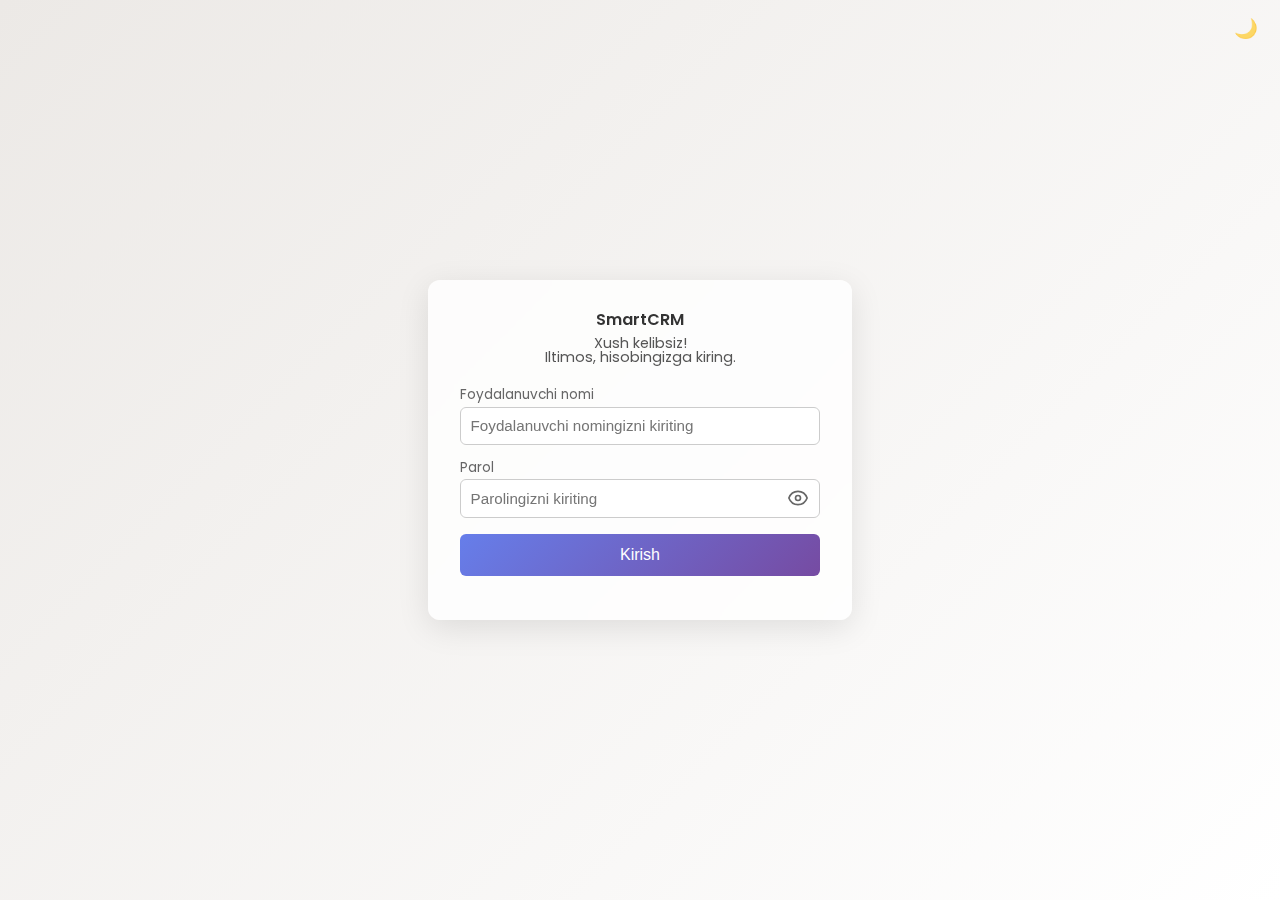
<file: index.html>
<html lang="en">
  <head>
    <meta charset="UTF-8" />
    <meta name="viewport" content="width=device-width, initial-scale=1.0" />
    <title>SmartCRM Login</title>
    <link
      href="https://fonts.googleapis.com/css2?family=Poppins:wght@300;400;600&display=swap"
      rel="stylesheet"
    />
    <link rel="stylesheet" href="./css/reset.css" />
    <link rel="stylesheet" href="./css/main.css" />
  </head>
  <body class="login-a">
    <button id="themeToggle" class="theme-toggle" aria-label="Toggle Dark Mode">
      🌙
    </button>
    <div class="login-card">
      <h1>SmartCRM</h1>
      <p>
        Xush kelibsiz! <br />
        Iltimos, hisobingizga kiring.
      </p>
      <form id="loginForm">
        <div class="input-group">
          <label for="username">Foydalanuvchi nomi</label>
          <input
            id="username"
            name="username"
            type="text"
            placeholder="Foydalanuvchi nomingizni kiriting"
            required
          />
        </div>
        <div class="input-group password-wrapper">
          <label for="password">Parol</label>
          <input
            id="password"
            name="password"
            type="password"
            placeholder="Parolingizni kiriting"
            required
          />
          <!-- Eye icon (SVG) -->
          <svg
            id="togglePassword"
            class="toggle-password"
            fill="none"
            stroke="currentColor"
            viewBox="0 0 24 24"
            xmlns="http://www.w3.org/2000/svg"
            stroke-width="2"
          >
            <path
              id="eyeOn"
              d="M1.05 12C2.8 7.3 7.3 4 12 4s9.2 3.3 10.95 8C21.2 16.7 16.7 20 12 20S2.8 16.7 1.05 12z"
            />
            <circle id="pupil" cx="12" cy="12" r="3" />
            <path id="eyeOff" d="M1 1l22 22" style="display: none" />
          </svg>
        </div>
        <button type="submit" class="btn-login">Kirish</button>
        <div id="loginError" class="error-msg"></div>
      </form>
    </div>

    <!-- jQuery - v3.6.4 -->
    <script src="./js/lib/jquery.min.js"></script>
    <script src="./js/main.js"></script>
    <script>
      // Dark Mode
      function applyDarkMode(on) {
        $("body").toggleClass("dark-mode", on);
        $("#themeToggle").text(on ? "☀️" : "🌙");
      }
      const darkStored = localStorage.getItem("darkMode") === "true";
      applyDarkMode(darkStored);
      $("#themeToggle").on("click", () => {
        const now = !$("body").hasClass("dark-mode");
        applyDarkMode(now);
        localStorage.setItem("darkMode", now);
      });

      // Show/hide password logic
      $("#togglePassword").on("click", function () {
        const pwd = $("#password");
        const type = pwd.attr("type") === "password" ? "text" : "password";
        pwd.attr("type", type);
        // Toggle eye/off line
        $("#eyeOff").toggle(type === "text");
      });

      // Login form submit with backend Message handling
      $("#loginForm").on("submit", function (e) {
        e.preventDefault();
        $("#loginError").text(""); // clear previous error
        const payload = {
          username: $("#username").val(),
          password: $("#password").val(),
        };
        $.ajax({
          url: "http://crm.ibos.uz/api/auth/login",
          method: "POST",
          contentType: "application/json",
          data: JSON.stringify(payload),
          success(res) {
            localStorage.setItem("jwtToken", res.token);
            window.location = "./pages/dashboard.html";
          },
          error(xhr) {
            const err =
              xhr.responseJSON?.Message || "Tizimga kirishda xatolik yuz berdi";
            $("#loginError").text(err);
          },
        });
      });
    </script>
  </body>
</html>
</file>
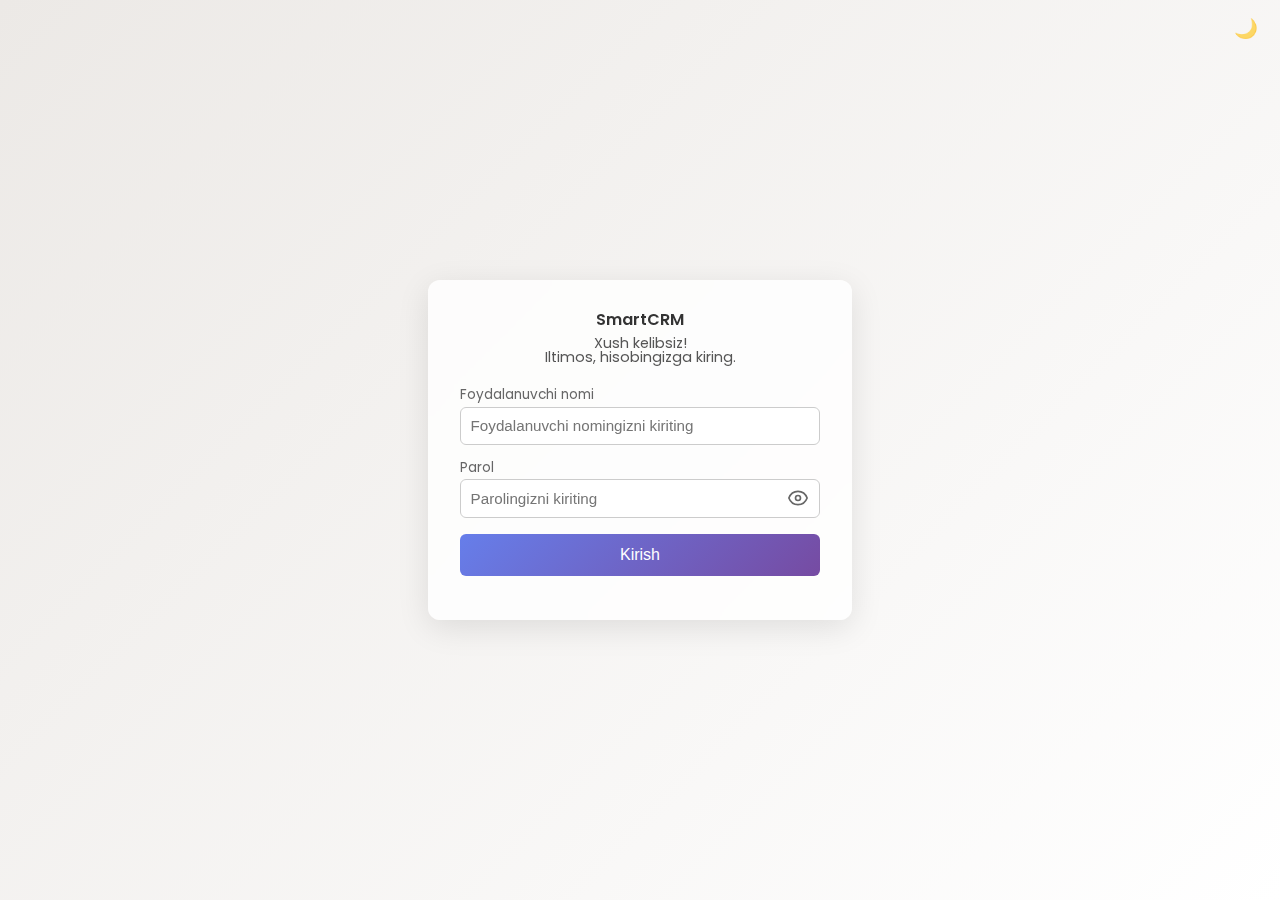
<file: pages/admins.html>
<!DOCTYPE html>
<html lang="en">
  <head>
    <meta charset="UTF-8" />
    <meta name="viewport" content="width=device-width, initial-scale=1.0" />
    <title>SmartCRM – Adminlar</title>
    <link
      href="https://fonts.googleapis.com/css2?family=Poppins:wght@300;400;600&display=swap"
      rel="stylesheet"
    />
    <link rel="stylesheet" href="../css/reset.css" />
    <link rel="stylesheet" href="../css/main.css" />
    <link rel="stylesheet" href="../css/admins.css" />
  </head>
  <body>
    <!-- Global Confirm/Error Modal -->
    <div id="globalModal" class="modal hidden">
      <div class="modal-content">
        <p id="modalMessage"></p>
        <div class="modal-actions">
          <button id="modalConfirm" class="btn-primary">Ha</button>
          <button id="modalCancel">Bekor</button>
        </div>
      </div>
    </div>

    <!-- Create Admin Modal -->
    <div id="adminFormModal" class="modal hidden">
      <div class="modal-content">
        <h3 id="adminFormTitle">Yangi admin</h3>
        <form id="adminForm">
          <div class="input-group">
            <label for="adminUsername">Foydalanuvchi nomi</label>
            <input
              id="adminUsername"
              type="text"
              required
              minlength="4"
              placeholder="Kamida 4 ta belgidan"
            />
          </div>
          <div class="input-group password-wrapper">
            <label for="adminPassword">Parol</label>
            <input
              id="adminPassword"
              type="password"
              required
              minlength="6"
              placeholder="Kamida 6 ta belgidan"
            />
            <svg
              id="toggleAdminPassword"
              class="toggle-password"
              fill="none"
              stroke="currentColor"
              viewBox="0 0 24 24"
              xmlns="http://www.w3.org/2000/svg"
              stroke-width="2"
            >
              <path
                id="eyeOn"
                d="M1.05 12C2.8 7.3 7.3 4 12 4s9.2 3.3 10.95 8C21.2 16.7 16.7 20 12 20S2.8 16.7 1.05 12z"
              />
              <circle id="pupil" cx="12" cy="12" r="3" />
              <path id="eyeOff" d="M1 1l22 22" style="display: none" />
            </svg>
          </div>
          <div class="modal-actions">
            <button type="submit" class="btn-primary">Saqlash</button>
            <button type="button" id="adminFormCancel">Bekor</button>
          </div>
        </form>
      </div>
    </div>

    <!-- Edit Admin Modal -->
    <div id="editAdminModal" class="modal hidden">
      <div class="modal-content">
        <h3>Adminni tahrirlash</h3>
        <form id="editAdminForm">
          <div class="input-group">
            <label for="editUsername">Foydalanuvchi nomi</label>
            <input id="editUsername" type="text" required minlength="4" />

            <label for="editPassword">Foydalanuvchi paroli</label>
            <input id="editPassword" type="password" minlength="6" />
          </div>
          <div class="modal-actions">
            <button type="submit" class="btn-primary">Saqlash</button>
            <button type="button" id="editAdminCancel">Bekor</button>
          </div>
        </form>
      </div>
    </div>

    <!-- Dark Mode & Sidebar Toggle -->
    <button id="themeToggle" class="theme-toggle">🌙</button>
    <button id="sidebarToggle" class="sidebar-toggle">☰</button>

    <div class="sidebar">
      <ul>
        <li><a href="./dashboard.html">Dashboard</a></li>
        <li><a href="./admins.html" class="active">Adminlar</a></li>
        <li><a href="./teachers.html">O'qituvchilar</a></li>
        <li><a href="./students.html">O'quvchilar</a></li>
        <li><a href="./groups.html">Guruhlar</a></li>
        <li><a href="./attendances.html">Davomat</a></li>
        <li><a href="./payments.html">To'lovlar</a></li>
      </ul>
    </div>

    <div class="main-content">
      <header class="header">
        <h2>Adminlar boshqaruvi</h2>
        <button id="btnLogout" class="btn-logout">Chiqish</button>
      </header>

      <div class="toolbar">
        <button id="btnAddAdmin" class="btn btn-primary">+ Yangi admin</button>
        <input type="text" id="adminSearch" placeholder="Qidiruv (nomi)" />
      </div>

      <table class="data-table" id="adminsTable">
        <thead>
          <tr>
            <th data-sort="username">Foydalanuvchi nomi</th>
            <th data-sort="isActive">Holat</th>
            <th>Amallar</th>
          </tr>
        </thead>
        <tbody></tbody>
      </table>
    </div>

    <script src="../js/lib/jquery.min.js"></script>
    <script src="../js/main.js"></script>
    <script src="../js/admins.js"></script>
    <script>
      $("#toggleAdminPassword").on("click", function () {
        const $pw = $("#adminPassword");
        const type = $pw.attr("type") === "password" ? "text" : "password";
        $pw.attr("type", type);
        $("#eyeOff").toggle(type === "text");
      });
    </script>
  </body>
</html>
</file>
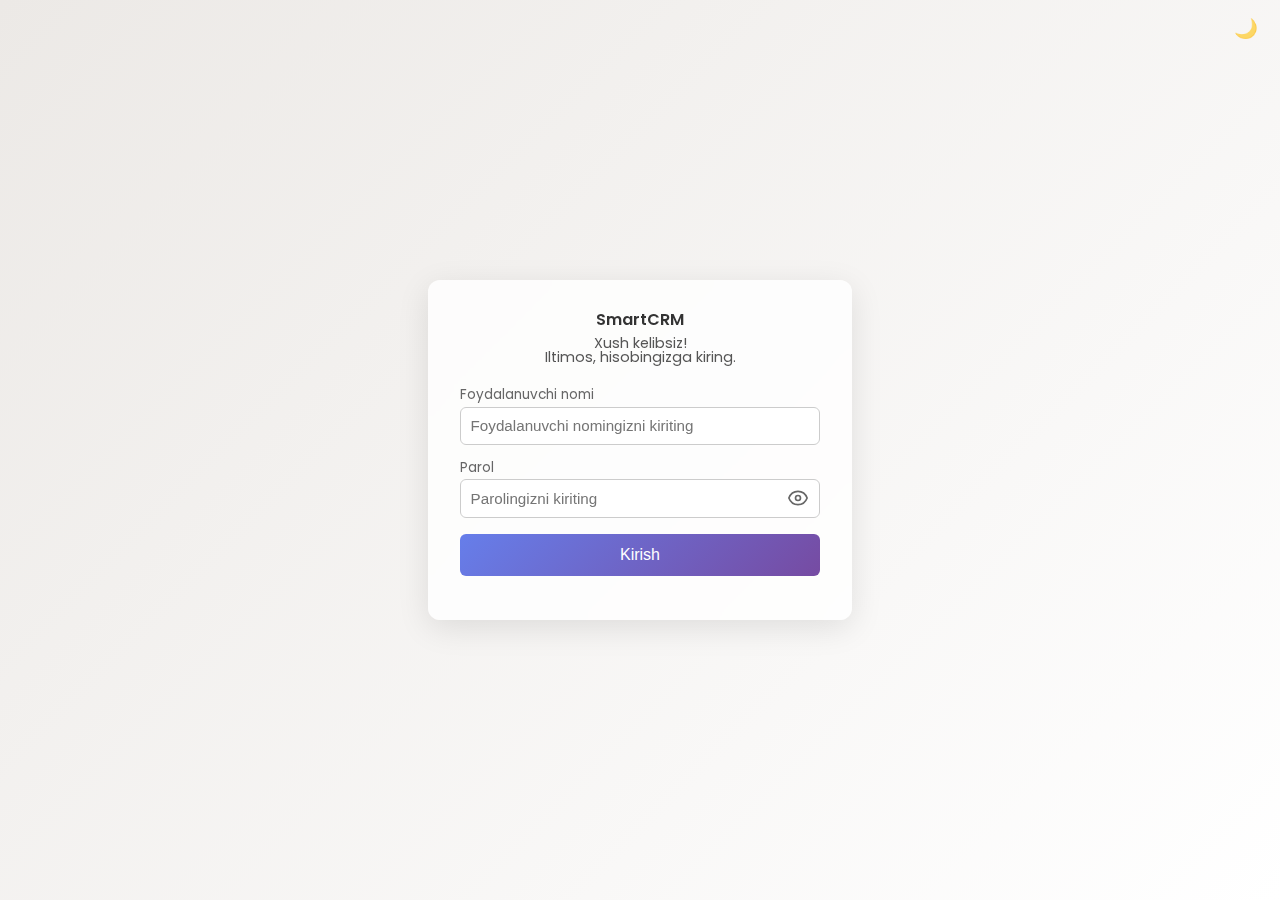
<file: pages/attendances.html>
<!DOCTYPE html>
<html lang="uz">
  <head>
    <meta charset="UTF-8" />
    <meta name="viewport" content="width=device-width, initial-scale=1.0" />
    <title>Davomat - SmartCRM</title>
    <link rel="stylesheet" href="../css/reset.css" />
    <link rel="stylesheet" href="../css/main.css" />
    <link rel="stylesheet" href="../css/students.css" />
  </head>
  <body>
    <!-- Global Confirm Modal -->
    <div id="globalModal" class="modal hidden">
      <div class="modal-content">
        <p id="modalMessage"></p>
        <div class="modal-actions">
          <button id="modalConfirm" class="btn-primary">Ha</button>
          <button id="modalCancel">Bekor</button>
        </div>
      </div>
    </div>

    <!-- Create / Edit Attendance Modal (replace previous attendanceFormModal) -->
    <div id="attendanceFormModal" class="modal hidden">
      <div class="modal-content">
        <h3 id="attendanceFormTitle">Yangi davomat yozuvi</h3>
        <form id="attendanceForm">
          <label for="attGroup">Guruh</label>
          <select id="attGroup" required>
            <option value="">- Tanlang -</option>
          </select>

          <label for="attTeacher">O'qituvchi</label>
          <select id="attTeacher" required disabled>
            <option value="0">- Avtomatik tanlanadi -</option>
          </select>

          <label for="attDate">Sana va vaqt</label>
          <input id="attDate" type="datetime-local" required />

          <hr />

          <div style="display: flex; gap: 0.5rem; margin-bottom: 0.5rem">
            <button
              type="button"
              id="setAllPresent"
              class="btn-primary"
              style="padding: 0.25rem 0.5rem"
            >
              Barchani Keldi
            </button>
            <button
              type="button"
              id="setAllAbsent"
              class="btn-primary"
              style="padding: 0.25rem 0.5rem"
            >
              Barchani Kelmadi
            </button>
            <button
              type="button"
              id="setAllLate"
              class="btn-primary"
              style="padding: 0.25rem 0.5rem"
            >
              Barchani Kech
            </button>
          </div>

          <div
            id="groupStudentsContainer"
            style="
              max-height: 300px;
              overflow: auto;
              border: 1px solid #eee;
              padding: 0.5rem;
              border-radius: 6px;
            "
          >
            <!-- JS will render student rows here -->
          </div>

          <label for="attNote" style="margin-top: 0.5rem"
            >Umumiy izoh (ixtiyoriy)</label
          >
          <input id="attNote" type="text" />

          <div class="modal-actions" style="margin-top: 0.75rem">
            <button type="submit" class="btn-primary">Saqlash</button>
            <button type="button" id="attendanceFormCancel">Bekor</button>
          </div>
        </form>
      </div>
    </div>

    <!-- View Attendance Modal -->
    <div id="attendanceViewModal" class="modal hidden">
      <div class="modal-content">
        <h3>Davomat tafsilotlari</h3>
        <p><strong>O'quvchi:</strong> <span id="viewAStudent"></span></p>
        <p><strong>O'qituvchi:</strong> <span id="viewATeacher"></span></p>
        <p><strong>Sana:</strong> <span id="viewADate"></span></p>
        <p><strong>Holat:</strong> <span id="viewAStatus"></span></p>
        <p><strong>Izoh:</strong> <span id="viewANote"></span></p>
        <div class="modal-actions">
          <button id="attendanceViewClose">Yopish</button>
        </div>
      </div>
    </div>

    <!-- Toggles -->
    <button id="themeToggle" class="theme-toggle">🌙</button>
    <button id="sidebarToggle" class="sidebar-toggle">☰</button>

    <div class="sidebar">
      <ul>
        <li><a href="./dashboard.html">Dashboard</a></li>
        <li><a href="./admins.html">Adminlar</a></li>
        <li><a href="./teachers.html">O'qituvchilar</a></li>
        <li><a href="./students.html">O'quvchilar</a></li>
        <li><a href="./groups.html">Guruhlar</a></li>
        <li><a href="./attendances.html" class="active">Davomat</a></li>
        <li><a href="./payments.html">To'lovlar</a></li>
      </ul>
    </div>

    <div class="main-content">
      <header class="header">
        <h2>Davomat boshqaruvi</h2>
        <button id="btnLogout" class="btn-logout">Chiqish</button>
      </header>

      <div class="toolbar">
        <button id="btnAddAttendance" class="btn-primary">
          + Yangi davomat
        </button>
        <select id="filterGroup">
          <option value="">Hammasi (guruh bo'yicha)</option>
        </select>
        <select id="filterStatus">
          <option value="">Barcha holatlar</option>
          <option value="1">Keldi</option>
          <option value="2">Kelmadi</option>
          <option value="3">Kech qoldi</option>
        </select>
        <input
          type="text"
          id="attendanceSearch"
          placeholder="Qidiruv (ism, telefon…)"
        />
      </div>

      <table class="data-table" id="attTable">
        <thead>
          <tr>
            <th>O'quvchi</th>
            <th>O'qituvchi</th>
            <th>Sana</th>
            <th>Holat</th>
            <th>Izoh</th>
            <th>Amallar</th>
          </tr>
        </thead>
        <tbody></tbody>
      </table>
    </div>

    <script src="../js/lib/jquery.min.js"></script>
    <script src="../js/main.js"></script>
    <script src="../js/attendance.js"></script>
  </body>
</html>
</file>
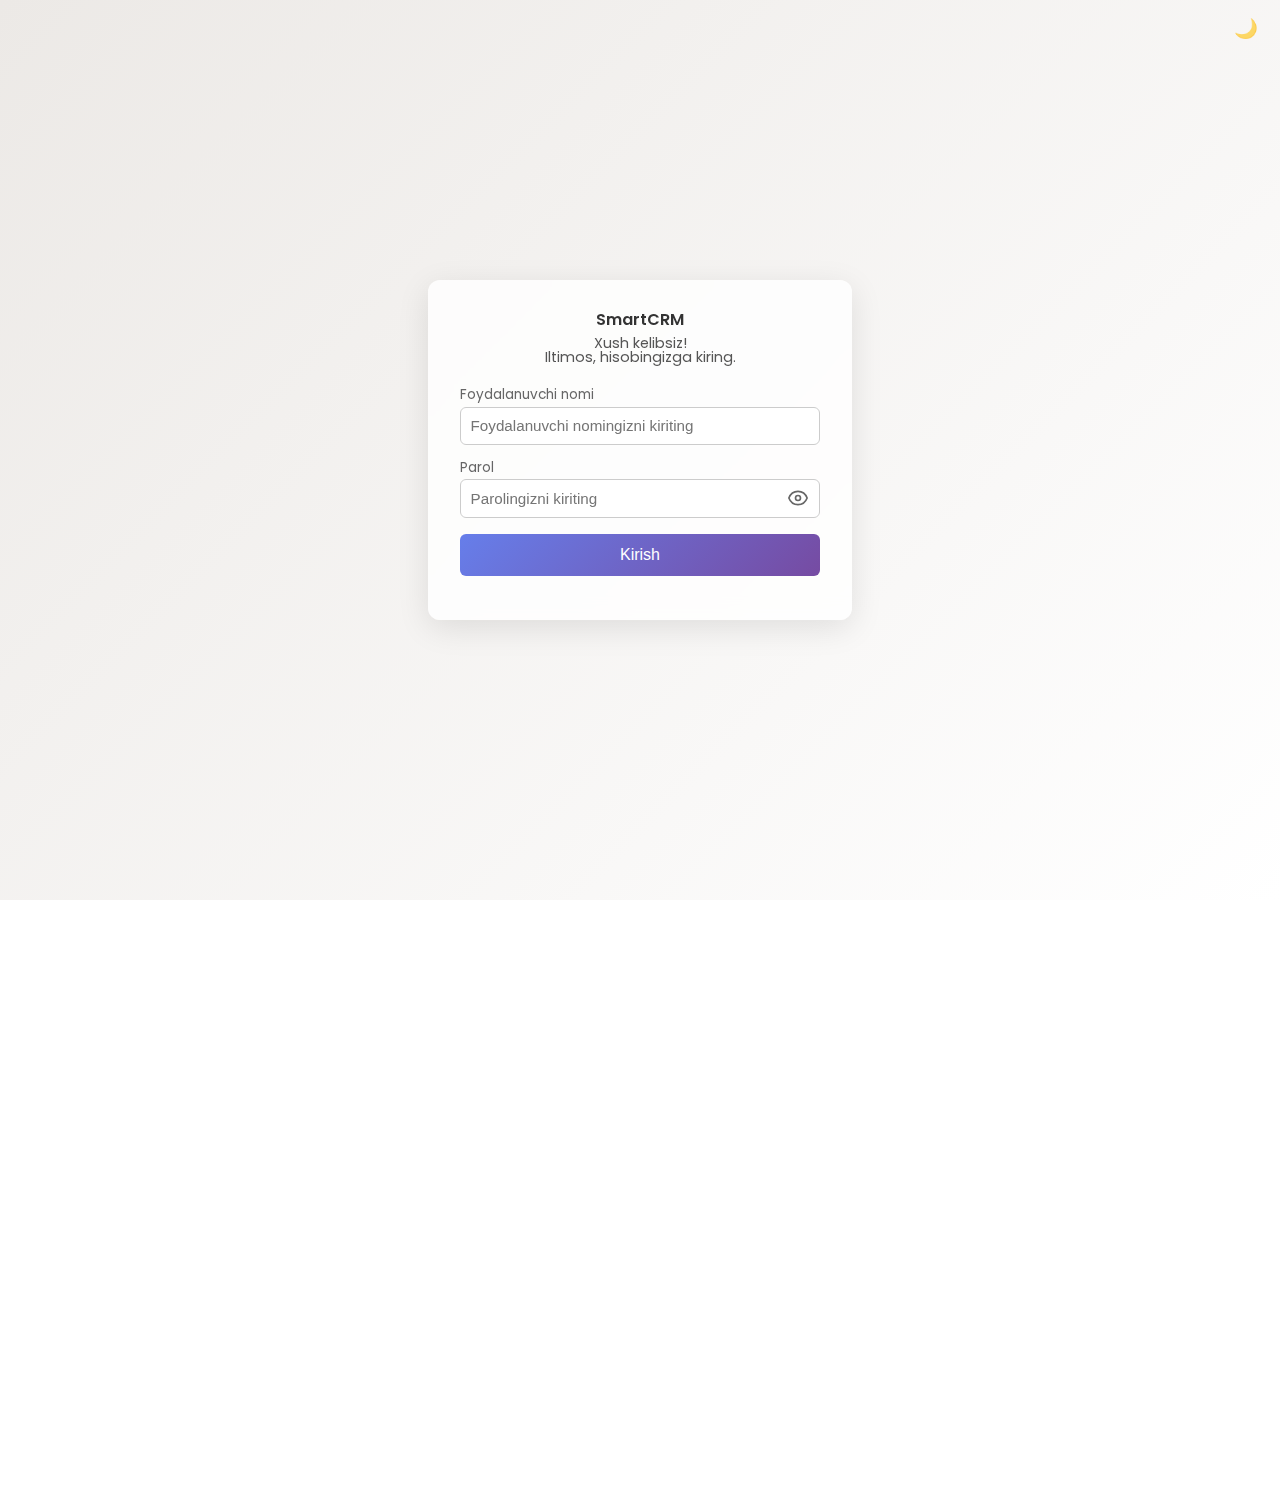
<file: pages/dashboard.html>
<!DOCTYPE html>
<html lang="en">
  <head>
    <meta charset="UTF-8" />
    <meta name="viewport" content="width=device-width, initial-scale=1" />
    <title>Dashboard - SmartCRM</title>
    <link rel="stylesheet" href="../css/reset.css" />
    <link rel="stylesheet" href="../css/main.css" />
    <link rel="stylesheet" href="../css/dashboard.css" />
  </head>
  <body>
    <!-- Global Modal Container -->
    <div id="globalModal" class="modal hidden">
      <div class="modal-content">
        <p id="modalMessage">Xabaringiz shu yerda chiqadi</p>
        <div class="modal-actions">
          <button id="modalConfirm" class="btn-primary">OK</button>
          <button id="modalCancel">Bekor</button>
        </div>
      </div>
    </div>

    <!-- Dark Mode toggle -->
    <button id="themeToggle" class="theme-toggle" aria-label="Toggle Dark Mode">
      🌙
    </button>

    <!-- Hamburger for mobile -->
    <button id="sidebarToggle" class="sidebar-toggle" aria-label="Toggle Menu">
      ☰
    </button>

    <div class="sidebar">
      <ul>
        <li><a href="./dashboard.html" class="active">Dashboard</a></li>
        <li><a href="./admins.html">Adminlar</a></li>
        <li><a href="./teachers.html">O'qituvchilar</a></li>
        <li><a href="./students.html">O'quvchilar</a></li>
        <li><a href="./groups.html">Guruhlar</a></li>
        <li><a href="./attendances.html">Davomat</a></li>
        <li><a href="./payments.html">To'lovlar</a></li>
      </ul>
    </div>

    <div class="main-content">
      <header class="header">
        <h2>Hush kelibsiz, <span id="userName"></span></h2>
        <div class="header-actions">
          <button id="btnLogout" class="btn-logout">Chiqish</button>
        </div>
      </header>

      <section class="stats-grid">
        <div class="card">
          <h4>O'quvchilar</h4>
          <p id="studentsCount">–</p>
        </div>
        <div class="card">
          <h4>Guruhlar</h4>
          <p id="groupsCount">–</p>
        </div>
        <div class="card">
          <h4>Ustozlar</h4>
          <p id="teachersCount">–</p>
        </div>
        <div class="card" id="adminsCard">
          <h4>Adminlar</h4>
          <p id="adminsCount">–</p>
        </div>
        <div class="card payment-card">
          <h4>To'lov qilganlar</h4>
          <p>
            <span id="paidCount">–</span> /
            <span id="studentsCountDup">–</span> (<span id="paidPercent">–</span
            >%)
          </p>
        </div>
        <div class="card" id="totalAmountCard">
          <h4>Tushum</h4>
          <p id="totalCollected">–</p>
        </div>
      </section>

      <!-- To‘lov qilmagan o‘quvchilar (oddiy Admin uchun) -->
      <section id="unpaidSection" class="unpaid-section hidden">
        <h3>
          To'lov qilmagan o'quvchilar soni:
          <span id="unpaidCount">0</span>
        </h3>
        <br />
        <input
          type="text"
          id="unpaidSearch"
          placeholder="Qidiruv (ism, familiya, telefon, guruh...)"
        />
        <table class="data-table" id="unpaidTable">
          <thead>
            <tr>
              <th data-sort="firstName">Ism</th>
              <th data-sort="lastName">Familya</th>
              <th data-sort="phoneNumber">Telefon</th>
              <th data-sort="groupName">Guruh</th>
            </tr>
          </thead>
          <tbody></tbody>
        </table>
      </section>
    </div>

    <script src="../js/lib/jquery.min.js"></script>
    <script src="../js/main.js"></script>
    <script src="../js/dashboard.js"></script>
  </body>
</html>
</file>
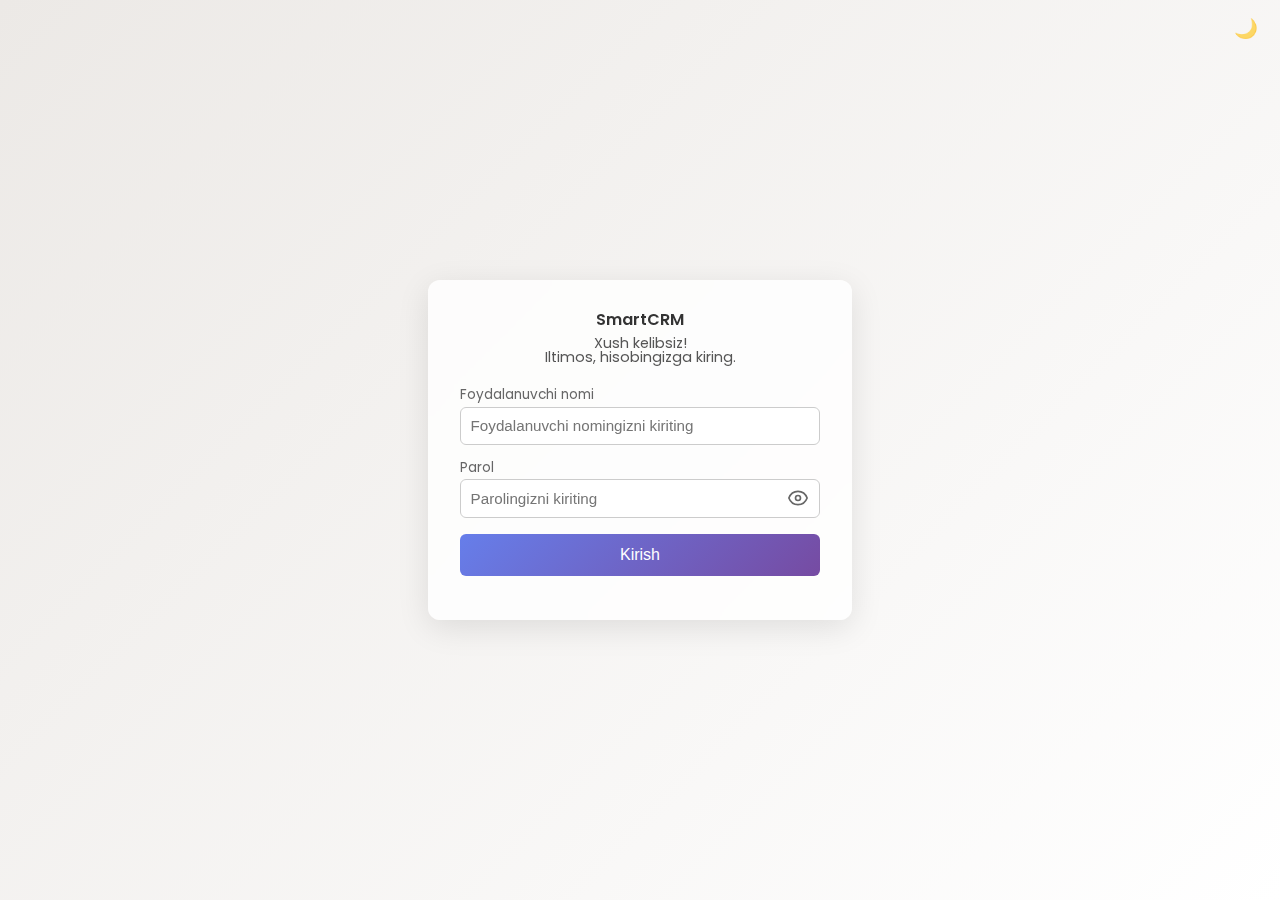
<file: pages/payments.html>
<!DOCTYPE html>
<html lang="uz">
  <head>
    <meta charset="UTF-8" />
    <meta name="viewport" content="width=device-width,initial-scale=1" />
    <title>To‘lovlar – SmartCRM</title>
    <link rel="stylesheet" href="../css/reset.css" />
    <link rel="stylesheet" href="../css/main.css" />
    <link rel="stylesheet" href="../css/payments.css" />
  </head>
  <body>
    <!-- Global Confirm Modal -->
    <div id="globalModal" class="modal hidden">
      <div class="modal-content">
        <p id="modalMessage"></p>
        <div class="modal-actions">
          <button id="modalConfirm" class="btn-primary">Ha</button>
          <button id="modalCancel">Bekor</button>
        </div>
      </div>
    </div>

    <!-- Payment Form Modal -->
    <div id="paymentFormModal" class="modal hidden">
      <div class="modal-content">
        <h3 id="paymentFormTitle">Yangi to'lov</h3>
        <form id="paymentForm">
          <label for="pfStudent">O'quvchi</label>
          <!-- <select id="pfStudent" required>
            <option value="">- Tanlang -</option>
          </select> -->
          <label for="pfStudentInput">O'quvchi</label>
          <input
            id="pfStudentInput"
            list="pfStudentList"
            required
            placeholder="Ism bo'yicha qidirish…"
          />
          <datalist id="pfStudentList"></datalist>
          <label for="pfAmount">Miqdor (UZS)</label>
          <input
            id="pfAmount"
            type="number"
            required
            min="1"
            max="1000000000"
            title="1 dan 1000000000 gacha"
          />
          <label for="pfType">To'lov turi</label>
          <select id="pfType" required>
            <option value="">- Tanlang -</option>
            <option value="1">Naqd</option>
            <option value="2">Click</option>
          </select>
          <label for="pfNotes">Izoh</label>
          <textarea id="pfNotes" rows="3"></textarea>
          <div class="modal-actions">
            <button type="submit" class="btn-primary">Saqlash</button>
            <button type="button" id="paymentFormCancel">Bekor</button>
          </div>
        </form>
      </div>
    </div>

    <!-- Payment View Modal -->
    <div id="paymentViewModal" class="modal hidden">
      <div class="modal-content">
        <h3>To‘lov tafsilotlari</h3>
        <p><strong>Ism, Familya:</strong> <span id="viewPStudent"></span></p>
        <p><strong>Telefon:</strong> <span id="viewPPhone"></span></p>
        <p><strong>Guruh:</strong> <span id="viewPGroup"></span></p>
        <p><strong>Miqdor:</strong> <span id="viewPAmount"></span> UZS</p>
        <p><strong>To‘lov turi:</strong> <span id="viewPType"></span></p>
        <p><strong>Sana:</strong> <span id="viewPDate"></span></p>
        <p><strong>Izoh:</strong> <span id="viewPNotes"></span></p>
        <div class="modal-actions">
          <button id="paymentViewClose">Yopish</button>
        </div>
      </div>
    </div>

    <!-- Toggles -->
    <button id="themeToggle" class="theme-toggle">🌙</button>
    <button id="sidebarToggle" class="sidebar-toggle">☰</button>

    <!-- Sidebar -->
    <div class="sidebar">
      <ul>
        <li><a href="./dashboard.html">Dashboard</a></li>
        <li><a href="./admins.html">Adminlar</a></li>
        <li><a href="./teachers.html">O‘qituvchilar</a></li>
        <li><a href="./students.html">O‘quvchilar</a></li>
        <li><a href="./groups.html">Guruhlar</a></li>
        <li><a href="./attendances.html">Davomat</a></li>
        <li><a href="./payments.html" class="active">To‘lovlar</a></li>
      </ul>
    </div>

    <!-- Main Content -->
    <div class="main-content">
      <header class="header">
        <h2>To'lovlar boshqaruvi</h2>
        <button id="btnLogout" class="btn-logout">Chiqish</button>
      </header>

      <div class="toolbar">
        <!-- Yangi to‘lov -->
        <button id="btnAddPayment" class="btn-primary">+ Yangi to‘lov</button>
        <!-- Kunlik hisobot (admin) -->
        <button id="btnDownloadDaily" class="btn-primary">
          📊 Kunlik hisobot (.xlsx)
        </button>
        <!-- To‘liq hisobot (superadmin) -->
        <button id="btnDownloadAll" class="btn-primary">
          📊 To'liq hisobot (.xlsx)
        </button>

        <!-- Filter va qidiruv -->
        <select id="filterType">
          <option value="">Hammasi</option>
          <option value="1">Naqd</option>
          <option value="2">Click</option>
        </select>
        <input
          type="text"
          id="paymentSearch"
          placeholder="Qidiruv (ism, guruh, sana...)"
        />
      </div>

      <table class="data-table" id="paymentsTable">
        <thead>
          <tr>
            <th data-sort="studentName">Ism</th>
            <th data-sort="groupName">Guruh</th>
            <th data-sort="amount">Miqdor</th>
            <th data-sort="type">Tur</th>
            <th data-sort="date">Sana</th>
            <th>Amallar</th>
          </tr>
        </thead>
        <tbody></tbody>
      </table>
    </div>

    <script src="../js/lib/jquery.min.js"></script>
    <script src="../js/main.js"></script>
    <script src="../js/payments.js"></script>
  </body>
</html>
</file>
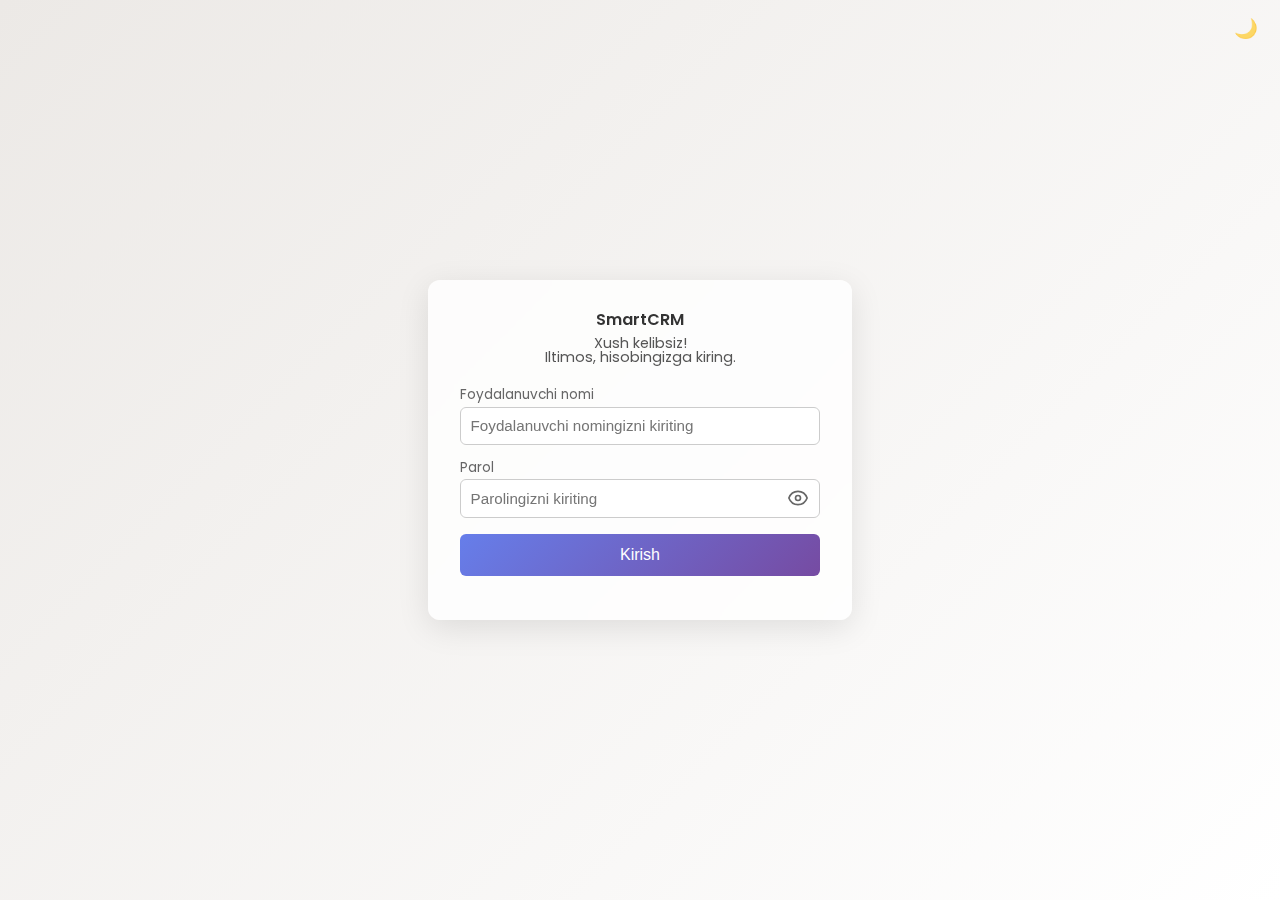
<file: pages/teachers.html>
<!DOCTYPE html>
<html lang="en">
  <head>
    <meta charset="UTF-8" />
    <meta name="viewport" content="width=device-width, initial-scale=1" />
    <title>O'qituvchilar – SmartCRM</title>
    <link
      href="https://fonts.googleapis.com/css2?family=Poppins:wght@300;400;600&display=swap"
      rel="stylesheet"
    />
    <link rel="stylesheet" href="../css/reset.css" />
    <link rel="stylesheet" href="../css/main.css" />
    <link rel="stylesheet" href="../css/teacher.css" />
  </head>
  <body>
    <!-- Global Confirm Modal -->
    <div id="globalModal" class="modal hidden">
      <div class="modal-content">
        <p id="modalMessage"></p>
        <div class="modal-actions">
          <button id="modalConfirm" class="btn-primary">Ha</button>
          <button id="modalCancel">Bekor</button>
        </div>
      </div>
    </div>

    <!-- Teacher Form Modal -->
    <div id="teacherFormModal" class="modal hidden">
      <div class="modal-content">
        <h1 id="teacherFormTitle"><b>Yangi o‘qituvchi</b></h1>
        <br />
        <form id="teacherForm">
          <label for="tfFirstName">Ismi</label>
          <input id="tfFirstName" type="text" required />
          <label for="tfLastName">Familyasi</label>
          <input id="tfLastName" type="text" required />
          <label for="tfPhoneNumber">Telefon raqami</label>
          <input
            id="tfPhoneNumber"
            type="text"
            placeholder="+998901234567"
            required
            minlength="13"
            maxlength="13"
            pattern="^\+998\d{9}$"
            title="Telefon raqami +998901234567 formatida bo'lishi kerak"
          />
          <div class="modal-actions">
            <button type="submit" class="btn-primary">Saqlash</button>
            <button type="button" id="teacherFormCancel">Bekor</button>
          </div>
        </form>
      </div>
    </div>

    <!-- Teacher View Modal -->
    <div id="teacherViewModal" class="modal hidden">
      <div class="modal-content">
        <h3>O'qituvchi tafsilotlari</h3>
        <br />
        <p>
          <strong>Ism, Familya:</strong> <br />
          <span id="viewName"></span>
        </p>
        <p><strong>Telefon:</strong> <span id="viewPhone"></span></p>
        <p><strong>Guruhlar:</strong></p>
        <ul id="viewGroupsList"></ul>
        <br />
        <div class="modal-actions">
          <button id="teacherViewClose">Yopish</button>
        </div>
      </div>
    </div>

    <!-- Dark Mode & Menu Toggles -->
    <button id="themeToggle" class="theme-toggle">🌙</button>
    <button id="sidebarToggle" class="sidebar-toggle">☰</button>

    <!-- Sidebar -->
    <div class="sidebar">
      <ul>
        <li><a href="./dashboard.html">Dashboard</a></li>
        <li><a href="./admins.html">Adminlar</a></li>
        <li><a href="./teachers.html" class="active">O‘qituvchilar</a></li>
        <li><a href="./students.html">O‘quvchilar</a></li>
        <li><a href="./groups.html">Guruhlar</a></li>
        <li><a href="./attendances.html">Davomat</a></li>
        <li><a href="./payments.html">To‘lovlar</a></li>
      </ul>
    </div>

    <!-- Main Panel -->
    <div class="main-content">
      <header class="header">
        <h2>O'qituvchilar boshqaruvi</h2>
        <button id="btnLogout" class="btn-logout">Chiqish</button>
      </header>

      <div class="toolbar">
        <button id="btnAddTeacher" class="btn-primary">
          + Yangi o'qituvchi
        </button>
        <input
          type="text"
          id="teacherSearch"
          placeholder="O'qituvchi qidiruv..."
        />
      </div>

      <table class="data-table" id="teachersTable">
        <thead>
          <tr>
            <th data-sort="firstName">Ism</th>
            <th data-sort="lastName">Familya</th>
            <th data-sort="phoneNumber">Telefon</th>
            <th>Amallar</th>
          </tr>
        </thead>
        <tbody></tbody>
      </table>
    </div>

    <script src="../js/lib/jquery.min.js"></script>
    <script src="../js/main.js"></script>
    <script src="../js/teachers.js"></script>
  </body>
</html>
</file>
<file: css/main.css>
/* mobile-first responsive CSS */
body.login-a {
  height: 100vh;
  background: linear-gradient(135deg, #ece9e6 0%, #ffffff 100%);
  display: flex;
  align-items: center;
  justify-content: center;
  font-family: 'Poppins', sans-serif;
}

.login-card {
  background: rgba(255, 255, 255, 0.8);
  backdrop-filter: blur(10px);
  width: 100%;
  max-width: 360px;
  padding: 2rem;
  border-radius: 12px;
  box-shadow: 0 8px 32px rgba(0, 0, 0, 0.1);
  text-align: center;
}

.login-card h1 {
  margin-bottom: 0.5rem;
  font-weight: 600;
  color: #333;
}

.login-card p {
  margin-bottom: 1.5rem;
  color: #555;
  font-size: 0.9rem;
}

.input-group {
  margin-bottom: 1rem;
  text-align: left;
}

.input-group label {
  font-size: 0.85rem;
  color: #666;
  margin-bottom: 0.3rem;
  display: block;
}

.input-group input {
  width: 100%;
  padding: 0.6rem;
  border: 1px solid #ccc;
  border-radius: 6px;
  font-size: 0.95rem;
}

.btn-login {
  width: 100%;
  padding: 0.75rem;
  font-size: 1rem;
  font-weight: 500;
  color: #fff;
  background: linear-gradient(135deg, #667eea, #764ba2);
  border: none;
  border-radius: 6px;
  cursor: pointer;
  transition: transform 0.2s;
}

.btn-login:hover {
  transform: translateY(-2px);
}

.error-msg {
  margin-top: 0.8rem;
  color: #e74c3c;
  font-size: 0.85rem;
}

/* Dark Mode styles */
body.dark-mode {
  background: #121212;
  color: #e0e0e0;
}

body.dark-mode .login-card {
  background: #1e1e1e;
  box-shadow: 0 2px 8px rgba(0, 0, 0, 0.8);
}

body.dark-mode .login-card p,
body.dark-mode .login-card label,
body.dark-mode .login-card h1 {
  color: #e0e0e0;
}

body.dark-mode .login-card input {
  background: #2c2c2c;
  color: #fff;
  border: 1px solid #444;
}

body.dark-mode .login-card .btn-login {
  background: #3a3a3a;
  color: #e0e0e0;
}

body.dark-mode .login-card .btn-login:hover {
  background: #505050;
}

body.dark-mode .error-msg {
  color: #f87171;
}

/* Existing styles */
.password-wrapper {
  position: relative;
}

.toggle-password {
  position: absolute;
  top: 65%;
  right: 12px;
  transform: translateY(-50%);
  cursor: pointer;
  opacity: 0.6;
  width: 20px;
  height: 20px;
}

.toggle-password:hover {
  opacity: 1;
}

/* Dark mode toggle button */
.theme-toggle {
  position: absolute;
  top: 1rem;
  right: 1rem;
  background: none;
  border: none;
  font-size: 1.2rem;
  cursor: pointer;
  opacity: 0.7;
}

.theme-toggle:hover {
  opacity: 1;
}
</file>
<file: css/admins.css>
/* admins.css | SmartCRM Adminlar Sahifasi */

/* Body & Layout */
body {
    font-family: 'Poppins', sans-serif;
    background: #fafafa;
    color: #333;
    /* margin: 0; */
    display: flex;
}

/* Global modal (confirm/error) */
.modal {
    position: fixed;
    top: 0;
    left: 0;
    right: 0;
    bottom: 0;
    background: rgba(0, 0, 0, 0.4);
    display: flex;
    align-items: center;
    justify-content: center;
    z-index: 500;
}

.modal.hidden {
    display: none;
}

.modal-content {
    background: #fff;
    padding: 1.5rem;
    border-radius: 8px;
    width: 90%;
    max-width: 360px;
    box-shadow: 0 2px 8px rgba(0, 0, 0, 0.2);
    text-align: center;
}

.modal-content p {
    margin-bottom: 1.5rem;
    color: #333;
    font-size: 1rem;
}

.modal-actions {
    display: flex;
    justify-content: center;
    gap: 1rem;
}

.modal-actions button {
    padding: 0.5rem 1rem;
    border: none;
    border-radius: 6px;
    font-size: 0.9rem;
    cursor: pointer;
}

.modal-actions .btn-primary {
    background: #3b82f6;
    color: #fff;
}

.modal-actions .btn-primary:hover {
    background: #2563eb;
}

.modal-actions #modalCancel {
    background: #e5e7eb;
}

.modal-actions #modalCancel:hover {
    background: #d1d5db;
}

/* Dark-mode overrides */
body.dark-mode {
    background: #121212;
    color: #e0e0e0;
}

body.dark-mode .modal-content {
    background: #1e1e1e;
}

body.dark-mode .modal-content p {
    color: #e0e0e0;
}

/* Sidebar */
.sidebar {
    background: #2e3a46;
    width: 220px;
    min-width: 220px;
    height: 100vh;
    padding-top: 2rem;
    position: fixed;
    top: 0;
    left: 0;
    transition: transform 0.3s ease;
    z-index: 250;
}

.sidebar ul {
    list-style: none;
    padding: 0;
    margin: 0;
}

.sidebar li+li {
    margin-top: 1rem;
}

.sidebar a {
    color: #fff;
    text-decoration: none;
    padding: 0.75rem 1rem;
    display: block;
    font-weight: 500;
    border-left: 4px solid transparent;
    transition: background 0.2s, border-color 0.2s;
}

.sidebar a:hover,
.sidebar a.active {
    background: #3e4b59;
    border-color: #3b82f6;
}

body.dark-mode .sidebar {
    background: #1f2937;
}

body.dark-mode .sidebar a {
    color: #cbd5e1;
}

/* Hamburger toggle */
.sidebar-toggle {
    display: none;
    position: fixed;
    top: 1rem;
    left: 1rem;
    background: none;
    border: none;
    font-size: 1.8rem;
    color: #333;
    z-index: 300;
    cursor: pointer;
}

body.dark-mode .sidebar-toggle {
    color: #e0e0e0;
}

@media (max-width: 992px) {
    .sidebar {
        transform: translateX(-100%);
        padding-top: 70px;
        /* header offset */
    }

    .sidebar.open {
        transform: translateX(0);
    }

    .sidebar-toggle {
        display: block;
    }
}

/* Main content */
.main-content {
    margin-left: 220px;
    padding: 2rem;
    flex: 1;
    transition: margin-left 0.3s ease;
}

.main-content.shifted {
    margin-left: 220px;
}

@media (max-width: 992px) {
    .main-content {
        margin-left: 0;
    }
}

/* Header */
.header {
    display: flex;
    justify-content: space-between;
    align-items: center;
}

.header-actions {
    display: flex;
    align-items: center;
}

.btn-logout {
    background: #ef4444;
    color: #fff;
    border: none;
    padding: 0.5rem 1rem;
    border-radius: 6px;
    cursor: pointer;
    transition: background 0.2s;
    margin-right: 2rem;
}

.btn-logout:hover {
    background: #dc2626;
}

body.dark-mode .btn-logout {
    background: #b91c1c;
}

/* Theme toggle */
.theme-toggle {
    position: fixed;
    top: 1rem;
    right: 1rem;
    background: none;
    border: none;
    font-size: 1.5rem;
    cursor: pointer;
    opacity: 0.7;
    z-index: 200;
}

.theme-toggle:hover {
    opacity: 1;
}

/* Toolbar */
.toolbar {
    margin: 1.5rem 0;
    display: flex;
    align-items: center;
    gap: 1rem;
    margin-bottom: 1.5rem;
}

.toolbar #btnAddAdmin {
    margin-right: auto;
    background-color: #3b82f6;
    color: #fff;
    padding: .5rem 1rem;
    border: none;
    border-radius: 6px;
    cursor: pointer;
    font-size: .9rem;
    margin-right: .5rem;
    transition: background 0.2s, color 0.2s;
}

.toolbar #btnAddAdmin:hover {
    background-color: #2563eb;
    color: #fff;
}

/* Yangi admin tugmasini kattaroq va primary rangda */
.toolbar input {
    padding: 0.5rem 0.75rem;
    border: 1px solid #ccc;
    border-radius: 4px;
}

/* Qidiruv inputini chiroyli qilish */
.toolbar input#adminSearch {
    max-width: 35%;
    flex: 1;
    padding: 0.5rem 0.75rem;
    border: 1px solid #ccc;
    border-radius: 4px;
    font-size: 0.95rem;
    transition: border-color 0.2s;
}

.toolbar input#adminSearch:focus {
    outline: none;
    border-color: #3b82f6;
}

/* Data table */
.data-table {
    width: 100%;
    border-collapse: collapse;
}

.data-table th,
.data-table td {
    padding: 0.75rem 1rem;
    border-bottom: 1px solid #e5e7eb;
    text-align: left;
}

.data-table th {
    cursor: pointer;
    position: relative;
}

.data-table th.asc::after,
.data-table th.desc::after {
    content: '';
    position: absolute;
    right: 8px;
    top: 50%;
    width: 0;
    height: 0;
    border: 6px solid transparent;
}

.data-table th.asc::after {
    border-bottom-color: #333;
    margin-top: -12px;
}

.data-table th.desc::after {
    border-top-color: #333;
    margin-top: 0;
}

body.dark-mode .data-table th,
body.dark-mode .data-table td {
    border-color: #444;
    color: #e0e0e0;
}

/* Action buttons */
.actBtn {
    background: none;
    border: none;
    cursor: pointer;
    margin-right: .5rem;
    font-size: 1.2rem;
    transition: color 0.2s;
}

.actBtn:hover {
    color: #3b82f6;
}

/* Admin form modal */
#adminFormModal .modal-content h3 {
    margin-bottom: 1rem;
}

#adminFormModal label {
    display: block;
    margin-top: 0.75rem;
    font-weight: 500;
}

#adminFormModal input {
    width: 100%;
    padding: 0.5rem;
    margin-top: 0.25rem;
    border: 1px solid #ccc;
    border-radius: 4px;
}

#adminFormModal input:focus {
    outline: none;
    border-color: #3b82f6;
}


/* — password-wrapper: parol maydoni uchun container */
.password-wrapper {
    position: relative;
    margin-bottom: 1rem;
    /* agar kerak bo‘lsa, form ichidagi bo‘sh joy uchun */
}

/* input ichida to‘liq kenglik, lekin eye tugma uchun joy ajratilgan */
.password-wrapper input {
    width: 100%;
    padding: 0.6rem 2.5rem 0.6rem 0.6rem;
    /* to‘g‘ri vertical align va right padding */
    border: 1px solid #ccc;
    border-radius: 4px;
    font-size: 0.95rem;
    box-sizing: border-box;
}

/* eye tugma (SVG) */
.toggle-password {
    position: absolute;
    top: 65%;
    right: 0.75rem;
    /* input ning o‘ng chetida biroz ichkarida */
    transform: translateY(-50%);
    cursor: pointer;
    opacity: 0.6;
    width: 20px;
    /* SVG ga mos o‘lcham */
    height: 20px;
    transition: opacity 0.2s;
}

.toggle-password:hover {
    opacity: 1;
}

/* Dark-mode uchun moslashuv */
body.dark-mode .password-wrapper input {
    background: #2c2c2c;
    color: #e0e0e0;
    border-color: #444;
}

#adminFormModal {
    z-index: 600;
    /* form modali confirm ustida turadi */
}

#globalModal {
    z-index: 500;
}

.lightColor {
    color: #f3f4f6;
}

/* Responsive adjustments */
@media (min-width: 993px) {
    .sidebar {
        transform: translateX(0);
    }
}

@media (max-width: 992px) {
    .btn-logout {
        margin-right: 0rem;
    }

    .header {
        margin-top: 40px;
    }
}
</file>
<file: css/dashboard.css>
/* dashboard.css | SmartCRM Dashboard */
body {
  font-family: 'Poppins', sans-serif;
  background: #fafafa;
  color: #333;
  margin: 0;
  display: flex;
}

/* Modal base */
.modal {
  position: fixed;
  top: 0;
  left: 0;
  right: 0;
  bottom: 0;
  background: rgba(0, 0, 0, 0.4);
  display: flex;
  justify-content: center;
  align-items: center;
  z-index: 500;
}

.modal.hidden {
  display: none;
}

.modal-content {
  background: #fff;
  padding: 1.5rem;
  border-radius: 8px;
  max-width: 320px;
  width: 90%;
  text-align: center;
  box-shadow: 0 2px 8px rgba(0, 0, 0, 0.2);
}

.modal-content p {
  margin-bottom: 1.5rem;
  font-size: 1rem;
  color: #333;
}

.modal-actions {
  display: flex;
  justify-content: center;
  gap: 1rem;
}

.modal-actions button {
  padding: 0.5rem 1rem;
  border: none;
  border-radius: 6px;
  font-size: 0.9rem;
  cursor: pointer;
}

.modal-actions .btn-primary {
  background: #3b82f6;
  color: #fff;
}

.modal-actions .btn-primary:hover {
  background: #2563eb;
}

.modal-actions #modalCancel {
  background: #e5e7eb;
}

.modal-actions #modalCancel:hover {
  background: #d1d5db;
}

/* Dark-mode for modal */
body.dark-mode .modal-content {
  background: #1e1e1e;
}

body.dark-mode .modal-content p {
  color: #e0e0e0;
}

/* Dark mode overrides */
body.dark-mode {
  background: #121212;
  color: #e0e0e0;
}

body.dark-mode .card {
  background: #1e1e1e;
  box-shadow: 0 2px 6px rgba(0, 0, 0, 0.6);
}

body.dark-mode .header h2,
body.dark-mode .header-actions button {
  color: #e0e0e0;
}

body.dark-mode .sidebar {
  background: #1f2937;
}

body.dark-mode .sidebar a {
  color: #cbd5e1;
}

/* Sidebar */
.sidebar {
  background: #2e3a46;
  width: 220px;
  min-width: 220px;
  height: 100vh;
  padding-top: 2rem;
  position: fixed;
  top: 0;
  left: 0;
  transition: transform 0.3s ease;
  z-index: 250;
  /* ❗️ */
}

.sidebar ul {
  list-style: none;
  padding: 0;
  margin: 0;
}

.sidebar li+li {
  margin-top: 1rem;
}

.sidebar a {
  color: #fff;
  text-decoration: none;
  padding: .75rem 1rem;
  display: block;
  transition: background 0.2s;

  display: block;
  padding: 0.75rem 1rem;
  font-weight: 500;
  border-left: 4px solid transparent;
  transition: background 0.2s, border-color 0.2s;
}

.sidebar a:hover,
.sidebar a.active {
  background: #3e4b59;
  border-color: #3b82f6;
}

/* Hamburger toggle */
.sidebar-toggle {
  display: none;
  position: fixed;
  top: 1rem;
  left: 1rem;
  background: none;
  border: none;
  font-size: 1.8rem;
  color: #333;
  z-index: 300;
  cursor: pointer;
}

body.dark-mode .sidebar-toggle {
  color: #e0e0e0;
}

/* Main content */
.main-content {
  margin-left: 220px;
  padding: 2rem;
  flex: 1;
  transition: margin-left 0.3s ease;
}

.main-content.full {
  margin-left: 0;
}

.header {
  display: flex;
  justify-content: space-between;
  align-items: center;
}

.header-actions {
  display: flex;
  align-items: center;
}

.btn-logout {
  background: #ef4444;
  color: #fff;
  border: none;
  padding: .5rem 1rem;
  border-radius: 6px;
  cursor: pointer;
  transition: background 0.2s;
  margin-right: 2rem;
}

.btn-logout:hover {
  background: #dc2626;
}

/* Stats grid */
.stats-grid {
  display: grid;
  grid-template-columns: repeat(auto-fit, minmax(180px, 1fr));
  gap: 1.5rem;
  margin-top: 2rem;
}

.unpaid-section {
  margin-top: 2rem;
}

.unpaid-section .data-table {
  width: 100%;
  margin-top: .5rem;
}

#filterStatus,
#unpaidSearch {
  padding: .5rem;
  border: 1px solid #ccc;
  border-radius: 4px;
}

#unpaidSearch {
  flex: 1;
  width: 50%;
}

body.dark-mode #filterStatus,
body.dark-mode #unpaidSearch {
  background: #2c2c2c;
  color: #e0e0e0;
  border-color: #444;
}

/* 9) Table */
.data-table {
  width: 100%;
  border-collapse: collapse;
  background: #fff;
  border-radius: 8px;
  overflow: hidden;
  box-shadow: 0 1px 4px rgba(0, 0, 0, 0.1);
}

.data-table th,
.data-table td {
  padding: .75rem 1rem;
  border-bottom: 1px solid #e5e7eb;
  text-align: left;
}

.data-table thead {
  background: #f3f4f6;
  font-weight: 600;
}

.data-table tbody tr:hover {
  background: #f9fafb;
}

body.dark-mode .data-table {
  background: #1e1e1e;
  color: #e0e0e0;
}

body.dark-mode .data-table thead {
  background: #2c2c2c;
}

body.dark-mode .data-table th,
body.dark-mode .data-table td {
  border-color: #333;
}

body.dark-mode .data-table tbody tr:hover {
  background: #2c2c2c;
}

.hidden {
  display: none;
}

/* Card */
.card {
  background: #fff;
  padding: 1.5rem;
  border-radius: 8px;
  box-shadow: 0 1px 4px rgba(0, 0, 0, 0.1);
  text-align: center;
}

.card h4 {
  margin-bottom: .75rem;
  font-size: 1.1rem;
  font-weight: 600;
}

.card p {
  font-size: 1.8rem;
  font-weight: 500;
}

/* Payment card smaller font */
.payment-card h4 {
  font-size: 1rem;
}

.payment-card p {
  font-size: 1.2rem;
}

/* Theme toggle button */
.theme-toggle {
  position: fixed;
  top: 1rem;
  right: 1rem;
  background: none;
  border: none;
  font-size: 1.5rem;
  cursor: pointer;
  z-index: 200;
  opacity: .7;
}

.theme-toggle:hover {
  opacity: 1;
}

.lightColor {
  color: #f3f4f6;
}

/* Responsive: Mobile / Tablet */

/* Desktop — hamisha ko‘rsatadi */
@media (min-width: 993px) {
  .sidebar {
    transform: translateX(0);
  }
}

/* Mobile/Tablet — default yashirin, .open bilan ko‘rinadi */
@media (max-width: 992px) {
  .header {
    margin-top: 40px;
  }

  .btn-logout {
    margin-right: 0;
  }

  .sidebar {
    transform: translateX(-100%);
    padding-top: 70px;
    /* Adjust for header height */
  }

  .sidebar.open {
    transform: translateX(0);
  }

  .sidebar-toggle {
    display: block;
  }

  .main-content {
    margin-left: 0;
  }

  .main-content.shifted {
    margin-left: 220px;
  }
}
</file>
<file: css/students.css>
/* students.css | SmartCRM Students Page */

/* 1) Base inherits from reset.css and main.css */

/* 2) Body & Dark Mode */
body {
  font-family: 'Poppins', sans-serif;
  background: #fafafa;
  color: #333;
  margin: 0;
  display: flex;
}

body.dark-mode {
  background: #121212;
  color: #e0e0e0;
}

/* 3) Sidebar (copy from dashboard/teacher) */
.sidebar {
  position: fixed;
  top: 0;
  left: 0;
  width: 220px;
  height: 100vh;
  background: #2e3a46;
  padding-top: 2rem;
  overflow-y: auto;
  transition: transform 0.3s ease;
  z-index: 250;
}
.sidebar ul {
  list-style: none;
  margin: 0;
  padding: 0;
}
.sidebar li + li {
  margin-top: 1rem;
}
.sidebar a {
  display: block;
  padding: .75rem 1rem;
  color: #fff;
  text-decoration: none;
  font-weight: 500;
  border-left: 4px solid transparent;
  transition: background 0.2s, border-color 0.2s;
}
.sidebar a:hover,
.sidebar a.active {
  background: #3e4b59;
  border-color: #3b82f6;
}
body.dark-mode .sidebar {
  background: #1f2937;
}
body.dark-mode .sidebar a {
  color: #cbd5e1;
}
body.dark-mode .sidebar a:hover,
body.dark-mode .sidebar a.active {
  background: #374151;
}

/* 4) Hamburger Toggle */
.sidebar-toggle {
  display: none;
  position: fixed;
  top: 1rem;
  left: 1rem;
  background: none;
  border: none;
  font-size: 1.8rem;
  color: #333;
  z-index: 300;
  cursor: pointer;
}
body.dark-mode .sidebar-toggle {
  color: #e0e0e0;
}

/* 5) Main Content */
.main-content {
  margin-left: 220px;
  padding: 2rem;
  flex: 1;
  transition: margin-left 0.3s ease;
}
.main-content.shifted {
  margin-left: 220px;
}

/* 6) Header & Logout */
.header {
  display: flex;
  justify-content: space-between;
  align-items: center;
}
.header h2 {
  margin: 0;
  font-size: 1.5rem;
  font-weight: 600;
}
.btn-logout {
  background: #ef4444;
  color: #fff;
  border: none;
  padding: .5rem 1rem;
  border-radius: 6px;
  cursor: pointer;
  transition: background 0.2s;
  margin-right: 2rem;
}
.btn-logout:hover {
  background: #dc2626;
}
body.dark-mode .header h2,
body.dark-mode .btn-logout {
  color: #e0e0e0;
}

/* 7) Theme Toggle */
.theme-toggle {
  position: fixed;
  top: 1rem;
  right: 1rem;
  background: none;
  border: none;
  font-size: 1.5rem;
  cursor: pointer;
  z-index: 200;
  opacity: .7;
}
.theme-toggle:hover {
  opacity: 1;
}

/* 8) Toolbar */
.toolbar {
  margin: 1rem 0;
  display: flex;
  align-items: center;
  gap: .75rem;
}
#btnAddStudent {
  background: #3b82f6;
  color: #fff;
  border: none;
  padding: .5rem 1rem;
  border-radius: 6px;
  cursor: pointer;
  transition: background 0.2s;
}
#btnAddStudent:hover {
  background: #2563eb;
}
body.dark-mode #btnAddStudent {
  background: #2563eb;
}
#filterStatus,
#studentSearch {
  padding: .5rem;
  border: 1px solid #ccc;
  border-radius: 4px;
}
#studentSearch {
  flex: 1;
}
body.dark-mode #filterStatus,
body.dark-mode #studentSearch {
  background: #2c2c2c;
  color: #e0e0e0;
  border-color: #444;
}

/* 9) Table */
.data-table {
  width: 100%;
  border-collapse: collapse;
  background: #fff;
  border-radius: 8px;
  overflow: hidden;
  box-shadow: 0 1px 4px rgba(0,0,0,0.1);
}
.data-table th,
.data-table td {
  padding: .75rem 1rem;
  border-bottom: 1px solid #e5e7eb;
  text-align: left;
}
.data-table thead {
  background: #f3f4f6;
  font-weight: 600;
}
.data-table tbody tr:hover {
  background: #f9fafb;
}
body.dark-mode .data-table {
  background: #1e1e1e;
  color: #e0e0e0;
}
body.dark-mode .data-table thead {
  background: #2c2c2c;
}
body.dark-mode .data-table th,
body.dark-mode .data-table td {
  border-color: #333;
}
body.dark-mode .data-table tbody tr:hover {
  background: #2c2c2c;
}

/* Action buttons */
.actBtn {
  background: none;
  border: none;
  cursor: pointer;
  margin-right: .5rem;
  font-size: 1.2rem;
  transition: color 0.2s;
}
.actBtn:hover {
  color: #3b82f6;
}

/* 10) Sort arrows */
[data-sort].asc::after {
  content: " ▲";
  font-size: .75rem;
}
[data-sort].desc::after {
  content: " ▼";
  font-size: .75rem;
}

/* 11) Modals layering */
#globalModal {
  z-index: 1000;
}
#studentFormModal,
#studentViewModal {
  z-index: 900;
}
/* Base modal styling */
.modal {
  position: fixed;
  inset: 0;
  background: rgba(0,0,0,0.4);
  display: none;
  align-items: center;
  justify-content: center;
}
.modal:not(.hidden) {
  display: flex;
}
.modal-content {
  background: #fff;
  padding: 1.5rem;
  border-radius: 8px;
  width: 90%;
  max-width: 400px;
  text-align: center;
  box-shadow: 0 2px 8px rgba(0,0,0,0.2);
}
body.dark-mode .modal-content {
  background: #1e1e1e;
  color: #e0e0e0;
}
.modal-content label,
.modal-content input,
.modal-content select,
.modal-content p {
  width: 90%;
  margin-bottom: rta;
  text-align: center;
}
#studentViewModal .modal-content p {
  text-align: left;
}
.modal-content input,
.modal-content select {
  padding: .5rem;
  border: 1px solid #ccc;
  border-radius: 4px;
}
body.dark-mode .modal-content input,
body.dark-mode .modal-content select {
  background: #2c2c2c;
  border-color: #444;
  color: #e0e0e0;
}
/* Modal actions */
.modal-actions {
  display: flex;
  justify-content: center;
  gap: .5rem;
  margin-top: 1rem;
}
.modal-actions button {
  padding: .5rem 1rem;
  border: none;
  border-radius: 6px;
  cursor: pointer;
  font-size: .9rem;
}
.modal-actions .btn-primary {
  background: #3b82f6;
  color: #fff;
}
.modal-actions .btn-primary:hover {
  background: #2563eb;
}
.modal-actions #modalCancel,
.modal-actions #studentFormCancel,
.modal-actions #studentViewClose {
  background: #e5e7eb;
  color: #333;
}
.modal-actions #modalCancel:hover,
.modal-actions #studentFormCancel:hover,
.modal-actions #studentViewClose:hover {
  background: #d1d5db;
}

/* 12) Responsive */
@media (min-width: 993px) {
  .sidebar {
    transform: translateX(0) !important;
  }
  .sidebar-toggle {
    display: none !important;
  }
  .main-content {
    margin-left: 220px !important;
  }
}
@media (max-width: 992px) {
  .sidebar {
    transform: translateX(-100%);
    padding-top: 70px;
  }
  .sidebar.open {
    transform: translateX(0);
  }
  .sidebar-toggle {
    display: block;
  }
  .header {
    margin-top: 40px;
  }
  .main-content {
    margin-left: 0 !important;
  }
  .main-content.shifted {
    margin-left: 220px !important;
  }
  .btn-logout {
    margin-right: 0;
  }
}
</file>
<file: css/payments.css>
/* payments.css | SmartCRM Payments Page */

/* 1) Base from reset.css & main.css */

/* 2) Body & Dark Mode */
body {
    font-family: 'Poppins', sans-serif;
    background: #fafafa;
    color: #333;
    margin: 0;
    display: flex;
}

body.dark-mode {
    background: #121212;
    color: #e0e0e0;
}

/* 3) Sidebar (copy from others) */
.sidebar {
    position: fixed;
    top: 0;
    left: 0;
    width: 220px;
    height: 100vh;
    background: #2e3a46;
    padding-top: 2rem;
    overflow-y: auto;
    transition: transform .3s;
    z-index: 250;
}

.sidebar ul {
    list-style: none;
    padding: 0;
    margin: 0;
}

.sidebar li+li {
    margin-top: 1rem;
}

.sidebar a {
    display: block;
    padding: .75rem 1rem;
    color: #fff;
    text-decoration: none;
    font-weight: 500;
    border-left: 4px solid transparent;
    transition: background .2s, border-color .2s;
}

.sidebar a:hover,
.sidebar a.active {
    background: #3e4b59;
    border-color: #3b82f6;
}

body.dark-mode .sidebar {
    background: #1f2937;
}

body.dark-mode .sidebar a {
    color: #cbd5e1;
}

body.dark-mode .sidebar a:hover,
body.dark-mode .sidebar a.active {
    background: #374151;
}

/* 4) Hamburger */
.sidebar-toggle {
    display: none;
    position: fixed;
    top: 1rem;
    left: 1rem;
    background: none;
    border: none;
    font-size: 1.8rem;
    cursor: pointer;
    color: #333;
    z-index: 300;
}

body.dark-mode .sidebar-toggle {
    color: #e0e0e0;
}

/* 5) Main Content */
.main-content {
    margin-left: 220px;
    padding: 2rem;
    flex: 1;
    transition: margin-left .3s;
}

.main-content.shifted {
    margin-left: 220px;
}

/* 6) Header & Logout */
.header {
    display: flex;
    justify-content: space-between;
    align-items: center;
}

.header h2 {
    margin: 0;
    font-size: 1.5rem;
}

.btn-logout {
    background: #ef4444;
    color: #fff;
    border: none;
    padding: .5rem 1rem;
    border-radius: 6px;
    cursor: pointer;
    transition: background .2s;
    margin-right: 2rem;

}

.btn-logout:hover {
    background: #dc2626;
}

body.dark-mode .header h2,
body.dark-mode .btn-logout {
    color: #e0e0e0;
}

/* 7) Theme toggle */
.theme-toggle {
    position: fixed;
    top: 1rem;
    right: 1rem;
    background: none;
    border: none;
    font-size: 1.5rem;
    cursor: pointer;
    z-index: 200;
    opacity: .7;
}

.theme-toggle:hover {
    opacity: 1;
}

/* 8) Toolbar */
.toolbar {
    display: flex;
    align-items: center;
    gap: .75rem;
    margin: 1rem 0;
}

#btnAddPayment {
    background: #3b82f6;
    color: #fff;
    border: none;
    padding: .5rem 1rem;
    border-radius: 6px;
    cursor: pointer;
    transition: background .2s;
}

#btnAddPayment:hover {
    background: #2563eb;
}

body.dark-mode #btnAddPayment {
    background: #2563eb;
}

#filterType,
#paymentSearch {
    padding: .5rem;
    border: 1px solid #ccc;
    border-radius: 4px;
}

#paymentSearch {
    flex: 1;
}

body.dark-mode #filterType,
body.dark-mode #paymentSearch {
    background: #2c2c2c;
    color: #e0e0e0;
    border-color: #444;
}

/* 9) Table */
.data-table {
    width: 100%;
    border-collapse: collapse;
    background: #fff;
    border-radius: 8px;
    overflow: hidden;
    box-shadow: 0 1px 4px rgba(0, 0, 0, 0.1);
}

.data-table th,
.data-table td {
    padding: .75rem 1rem;
    border-bottom: 1px solid #e5e7eb;
    text-align: left;
}

.data-table thead {
    background: #f3f4f6;
    font-weight: 600;
}

.data-table tbody tr:hover {
    background: #f9fafb;
}

body.dark-mode .data-table {
    background: #1e1e1e;
    color: #e0e0e0;
}

body.dark-mode .data-table thead {
    background: #2c2c2c;
}

body.dark-mode .data-table th,
body.dark-mode .data-table td {
    border-color: #333;
}

body.dark-mode .data-table tbody tr:hover {
    background: #2c2c2c;
}

/* Action buttons */
.actBtn {
    background: none;
    border: none;
    cursor: pointer;
    margin-right: .5rem;
    font-size: 1.2rem;
    transition: color .2s;
}

.actBtn:hover {
    color: #3b82f6;
}

/* Sort arrows */
[data-sort].asc::after {
    content: " ▲";
    font-size: .75rem;
}

[data-sort].desc::after {
    content: " ▼";
    font-size: .75rem;
}

/* 10) Modals layering */
#globalModal {
    z-index: 1000;
}

#paymentFormModal,
#paymentViewModal {
    z-index: 900;
}

/* Base modal */
.modal {
    position: fixed;
    inset: 0;
    background: rgba(0, 0, 0, 0.4);
    display: none;
    align-items: center;
    justify-content: center;
}

.modal:not(.hidden) {
    display: flex;
}

.modal-content {
    background: #fff;
    padding: 1.5rem;
    border-radius: 8px;
    width: 90%;
    max-width: 400px;
    text-align: center;
    box-shadow: 0 2px 8px rgba(0, 0, 0, 0.2);
}

body.dark-mode .modal-content {
    background: #1e1e1e;
    color: #e0e0e0;
}

.modal-content label,
.modal-content input,
.modal-content select,
.modal-content textarea,
.modal-content p {
    width: 100%;
    margin-bottom: .75rem;
    text-align: left;
}

.modal-content input,
.modal-content select,
.modal-content textarea {
    padding: .5rem;
    border: 1px solid #ccc;
    border-radius: 4px;
}

body.dark-mode .modal-content input,
body.dark-mode .modal-content select,
body.dark-mode .modal-content textarea {
    background: #2c2c2c;
    border-color: #444;
    color: #e0e0e0;
}

.modal-actions {
    display: flex;
    justify-content: center;
    gap: .5rem;
    margin-top: 1rem;
}

.modal-actions button {
    padding: .5rem 1rem;
    border: none;
    border-radius: 6px;
    cursor: pointer;
    font-size: .9rem;
}

.modal-actions .btn-primary {
    background: #3b82f6;
    color: #fff;
}

.modal-actions .btn-primary:hover {
    background: #2563eb;
}

.modal-actions #modalCancel,
.modal-actions #paymentFormCancel,
.modal-actions #paymentViewClose {
    background: #e5e7eb;
    color: #333;
}

.modal-actions #modalCancel:hover,
.modal-actions #paymentFormCancel:hover,
.modal-actions #paymentViewClose:hover {
    background: #d1d5db;
}

.lightColor {
    color: #f3f4f6;
}

/* 11) Responsive */
@media (min-width:993px) {
    .sidebar {
        transform: translateX(0) !important;
    }

    .sidebar-toggle {
        display: none !important;
    }

    .main-content {
        margin-left: 220px !important;
    }
}

@media (max-width:992px) {
    .header {
        margin-top: 40px;
    }

    .btn-logout {
        margin-right: 0;
    }

    .sidebar {
        transform: translateX(-100%);
        padding-top: 70px;
    }

    .sidebar.open {
        transform: translateX(0);
    }

    .sidebar-toggle {
        display: block;
    }

    .main-content {
        margin-left: 0 !important;
    }

    .main-content.shifted {
        margin-left: 220px !important;
    }
}
</file>
<file: css/teacher.css>
/* ---------------------------------------------------
   Base resets already in reset.css
   Main globals in main.css
   --------------------------------------------------- */

/* ——— Sidebar (same as dashboard) ——— */
body {
    font-family: 'Poppins', sans-serif;
    background: #fafafa;
    color: #333;
    margin: 0;
    /* display: flex; */
}

.sidebar {
  position: fixed;
  top: 0;
  left: 0;
  width: 220px;
  height: 100vh;
  background: #2e3a46;
  padding-top: 2rem;
  overflow-y: auto;
  transition: transform 0.3s ease;
  z-index: 250;
}

.sidebar ul {
  list-style: none;
  padding: 0;
  margin: 0;
}

.sidebar li+li {
  margin-top: 1rem;
}

.sidebar a {
  display: block;
  padding: 0.75rem 1rem;
  color: #fff;
  text-decoration: none;
  font-weight: 500;
  border-left: 4px solid transparent;
  transition: background 0.2s, border-color 0.2s;
}

.sidebar a:hover,
.sidebar a.active {
  background: #3e4b59;
  border-color: #3b82f6;
}

/* ——— Hamburger / Sidebar Toggle ——— */
.sidebar-toggle {
  display: none;
  position: fixed;
  top: 1rem;
  left: 1rem;
  background: none;
  border: none;
  font-size: 1.8rem;
  cursor: pointer;
  color: #333;
  z-index: 300;
  transition: color 0.2s;
}

body.dark-mode .sidebar-toggle {
  color: #e0e0e0;
}

/* ——— Main Content ——— */
.main-content {
  margin-left: 220px;
  padding: 2rem;
  transition: margin-left 0.3s ease;
}

/* ——— Header & Logout ——— */
.header {
  display: flex;
  justify-content: space-between;
  align-items: center;
}

.header h2 {
  font-family: Arial, Helvetica, sans-serif;
  font-weight: bold;
  font-size: 1.5rem;
  color: #333;
  margin: 0;
}

body.dark-mode .header h2 {
  color: #e0e0e0;
}

.btn-logout {
  background: #ef4444;
  color: #fff;
  padding: .5rem 1rem;
  border: none;
  border-radius: 6px;
  cursor: pointer;
  transition: background 0.2s;
  margin-right: 2rem;
}

.btn-logout:hover {
  background: #dc2626;
}

.theme-toggle {
  position: fixed;
  top: 1rem;
  right: 1rem;
  background: none;
  border: none;
  font-size: 1.5rem;
  cursor: pointer;
  z-index: 200;
  opacity: .7;
}

.theme-toggle:hover {
  opacity: 1;
}

/* ——— Toolbar & Table ——— */
.toolbar {
  margin: 1rem 0 1rem 0;
}

.toolbar button {
  background-color: #3b82f6;
  color: #fff ;
  padding: .5rem 1rem;
  border: none;
  border-radius: 6px;
  cursor: pointer;
  font-size: .9rem;
  margin-right: .5rem;
  transition: background 0.2s, color 0.2s;
}

.data-table {
  width: 100%;
  border-collapse: collapse;
  background: #fff;
  border-radius: 8px;
  overflow: hidden;
  box-shadow: 0 1px 4px rgba(0, 0, 0, 0.1);
}

.data-table th,
.data-table td {
  padding: .75rem 1rem;
  border-bottom: 1px solid #e5e7eb;
  text-align: left;
}

.data-table thead {
  background: #f3f4f6;
  font-weight: 600;
}

.data-table tbody tr:hover {
  background: #f9fafb;
}

body.dark-mode .data-table tbody tr:hover {
  background: #1e1e1e;
  color: #e0e0e0;
}

.data-table td:last-child {
  white-space: nowrap;
}

.actBtn {
  background: none;
  border: none;
  cursor: pointer;
  margin-right: .5rem;
  font-size: 1.2rem;
  transition: color 0.2s;
}

.actBtn:hover {
  color: #3b82f6;
}

/* ——— Modals ——— */
/* Global confirm modal sits on top */
#globalModal {
  z-index: 1000;
}

/* Form & View modals under the global confirm */
#teacherFormModal,
#teacherViewModal {
  z-index: 900;
}

/* Base modal rules */
.modal {
  position: fixed;
  inset: 0;
  background: rgba(0, 0, 0, 0.4);
  display: none;
  align-items: center;
  justify-content: center;
}

.modal:not(.hidden) {
  display: flex;
}

.modal-content {
  background: #fff;
  padding: 1.5rem;
  border-radius: 8px;
  width: 90%;
  max-width: 360px;
  text-align: center;
  box-shadow: 0 2px 8px rgba(0, 0, 0, 0.2);
}

#teacherViewModal .modal-content p {
  text-align: left;
}

.modal-content label,
.modal-content input,
.modal-content p {
  width: 90%;
  margin-bottom: .75rem;
}

.modal-content input {
  padding: .5rem;
  border: 1px solid #ccc;
  border-radius: 4px;
}

.modal-actions {
  display: flex;
  justify-content: center;
  gap: .5rem;
}

.modal-actions button {
  padding: .5rem 1rem;
  border: none;
  border-radius: 6px;
  cursor: pointer;
  font-size: .9rem;
}

.modal-actions .btn-primary {
  background: #3b82f6;
  color: #fff;
}

.modal-actions .btn-primary:hover {
  background: #2563eb;
}

.modal-actions #modalCancel,
.modal-actions #teacherFormCancel,
.modal-actions #teacherViewClose {
  background: #e5e7eb;
  color: #333;
}

.modal-actions #modalCancel:hover,
.modal-actions #teacherFormCancel:hover,
.modal-actions #teacherViewClose:hover {
  background: #d1d5db;
}

/* Adding small sign for search */
[data-sort].asc::after  { content: " ▲"; font-size: .75rem; }
[data-sort].desc::after { content: " ▼"; font-size: .75rem; }

/* Search input styling */
#teacherSearch {
  padding: .5rem;
  width: 200px;
  border: 1px solid #ccc;
  border-radius: 4px;
  margin-right: 1rem;
}


/* ——— Dark Mode Overrides ——— */
body.dark-mode {
  background: #121212;
  color: #e0e0e0;
}

body.dark-mode .sidebar {
  background: #1f2937;
}

body.dark-mode .sidebar a {
  color: #cbd5e1;
}

body.dark-mode .sidebar a:hover,
body.dark-mode .sidebar a.active {
  background: #374151;
}

body.dark-mode .main-content {
  color: #e0e0e0;
}

body.dark-mode .data-table {
  background: #1e1e1e;
  color: #e0e0e0;
}

body.dark-mode .data-table:hover {
  background: #2c2c2c;
}

body.dark-mode .data-table th,
body.dark-mode .data-table td {
  border-color: #333;
}

body.dark-mode .data-table thead {
  background: #2c2c2c;
}

body.dark-mode .modal-content {
  background: #1e1e1e;
}

body.dark-mode .modal-content p,
body.dark-mode .modal-content label {
  color: #e0e0e0;
}

body.dark-mode .modal-content input {
  background: #2c2c2c;
  color: #e0e0e0;
  border-color: #444;
}

.lightColor {
  color: #f3f4f6;
}

/* — Desktop: always show sidebar — */
@media (min-width: 993px) {
  .sidebar {
    transform: translateX(0) !important;
  }

  .sidebar-toggle {
    display: none !important;
  }

  .main-content {
    margin-left: 220px !important;
  }
}

/* — Mobile/Tablet: hide sidebar, show toggle — */
@media (max-width: 992px) {
  .sidebar {
    transform: translateX(-100%);
    padding-top: 70px;
  }

  .sidebar.open {
    transform: translateX(0);
  }

  .sidebar-toggle {
    display: block;
  }

  .header {
    margin-top: 40px;
  }

  .main-content {
    margin-left: 0 !important;
  }

  .main-content.shifted {
    margin-left: 220px !important;
  }

  .btn-logout {
    margin-right: 0px;
  }
}
</file>
